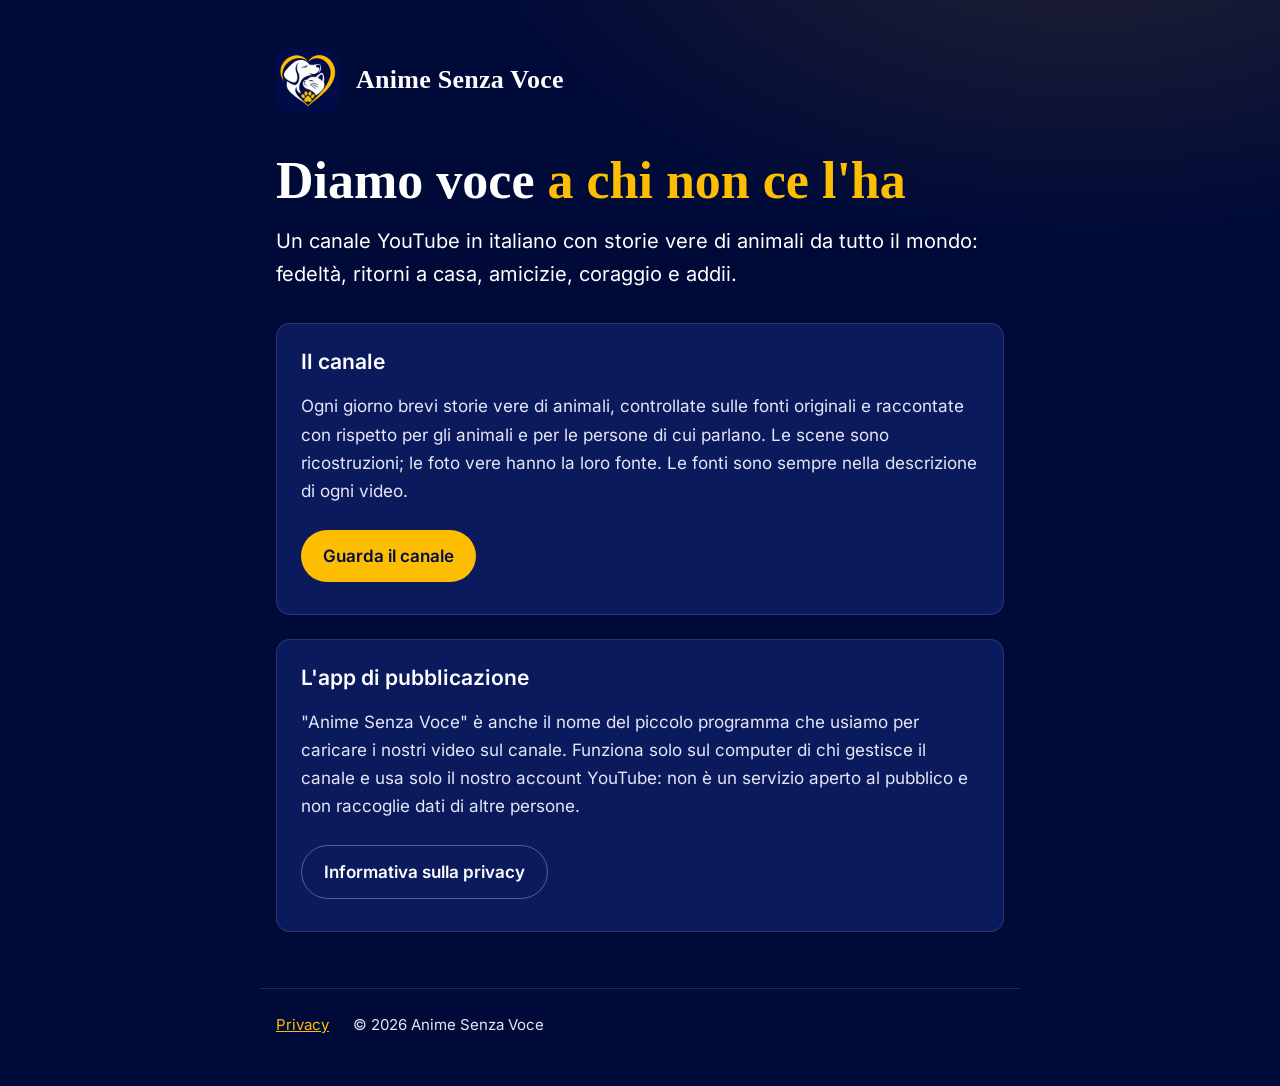
<file: index.html>
<!doctype html>
<html lang="it">
<head>
<meta charset="utf-8">
<meta name="viewport" content="width=device-width, initial-scale=1">
<title>Anime Senza Voce</title>
<meta name="description" content="Anime Senza Voce: storie vere di animali da tutto il mondo, raccontate in italiano.">
<link rel="icon" href="favicon.png" type="image/png">
<link rel="stylesheet" href="stile.css">
</head>
<body>
<main>
  <a class="testata" href="./"><img src="logo.png" alt=""><span>Anime Senza Voce</span></a>

  <h1>Diamo voce <em>a chi non ce l'ha</em></h1>
  <p class="sottotitolo">Un canale YouTube in italiano con storie vere di animali da tutto il mondo: fedeltà, ritorni a casa, amicizie, coraggio e addii.</p>

  <div class="carta">
    <h2>Il canale</h2>
    <p>Ogni giorno brevi storie vere di animali, controllate sulle fonti originali e raccontate con rispetto per gli animali e per le persone di cui parlano. Le scene sono ricostruzioni; le foto vere hanno la loro fonte. Le fonti sono sempre nella descrizione di ogni video.</p>
    <a class="bottone" href="https://www.youtube.com/@animesenzavoce">Guarda il canale</a>
  </div>

  <div class="carta">
    <h2>L'app di pubblicazione</h2>
    <p>"Anime Senza Voce" è anche il nome del piccolo programma che usiamo per caricare i nostri video sul canale. Funziona solo sul computer di chi gestisce il canale e usa solo il nostro account YouTube: non è un servizio aperto al pubblico e non raccoglie dati di altre persone.</p>
    <a class="bottone vuoto" href="privacy.html">Informativa sulla privacy</a>
  </div>
</main>
<footer>
  <a href="privacy.html">Privacy</a>
  <span>© 2026 Anime Senza Voce</span>
</footer>
</body>
</html>
</file>
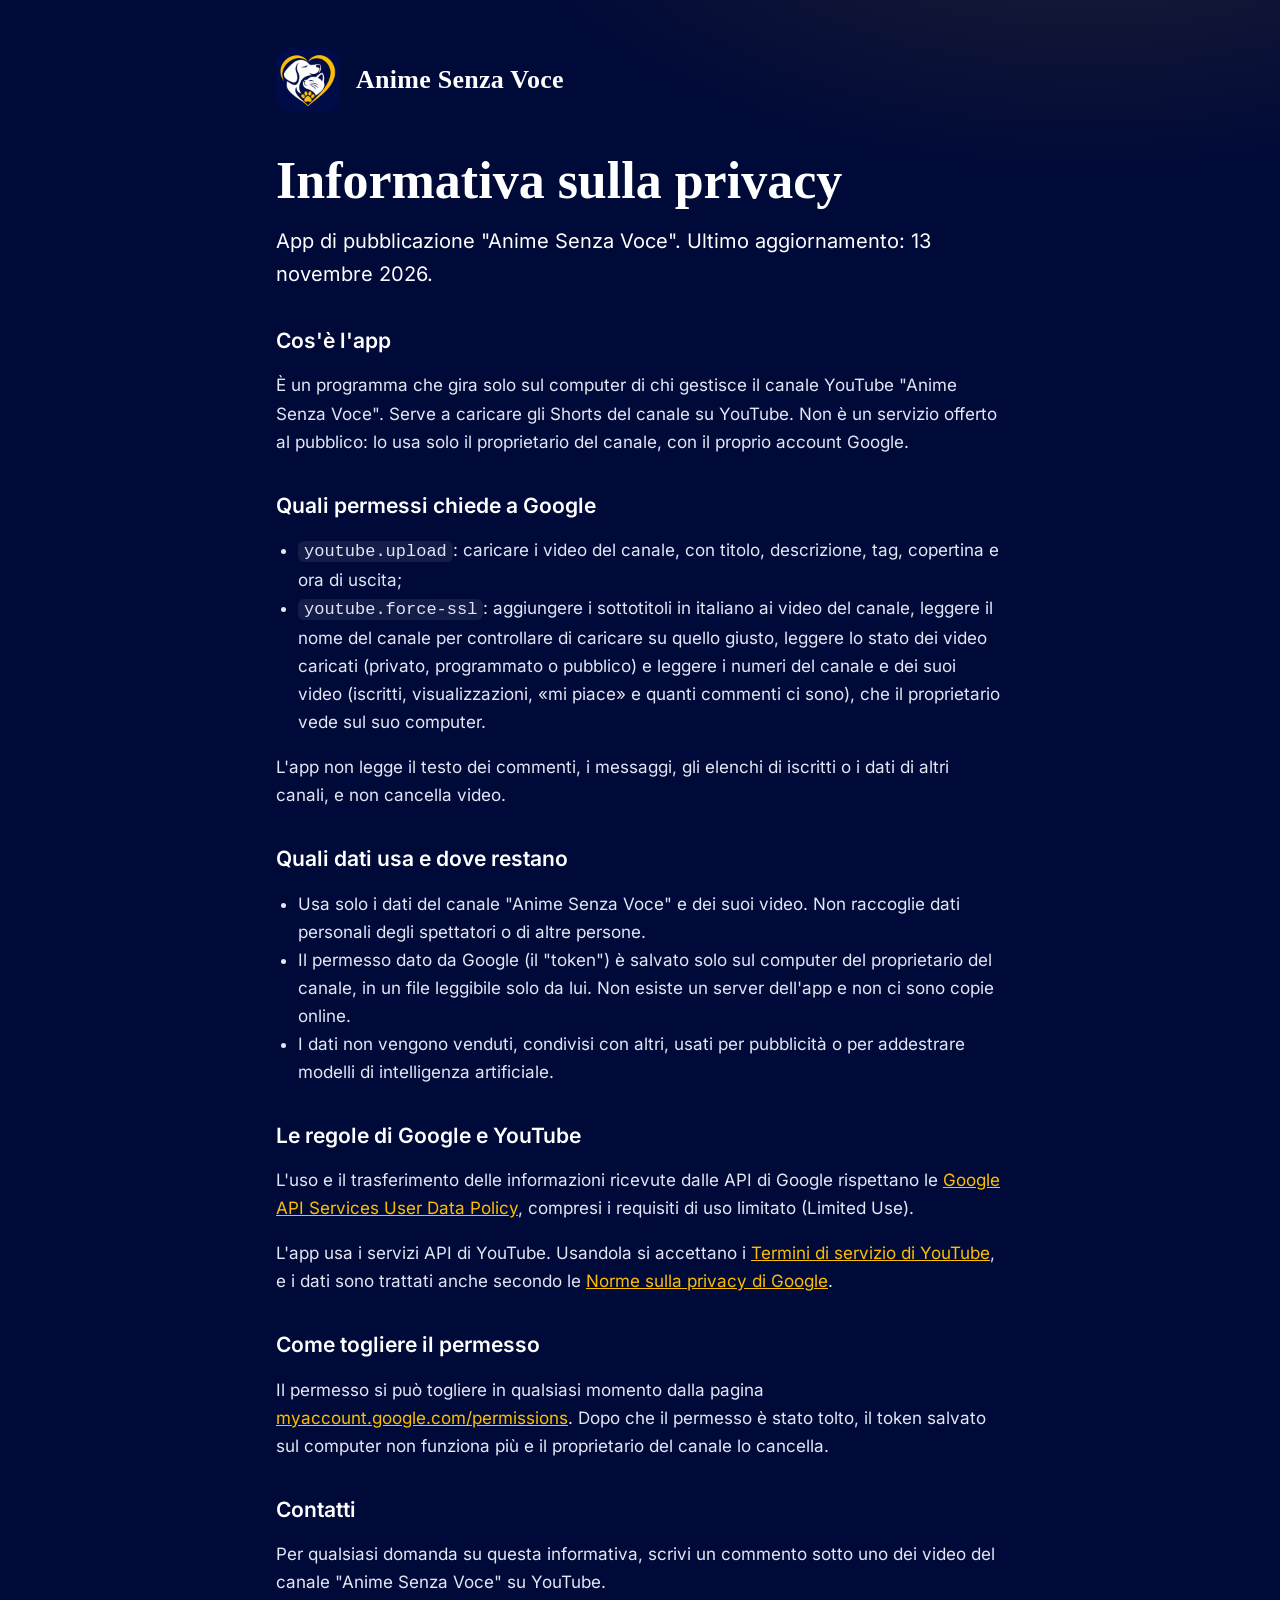
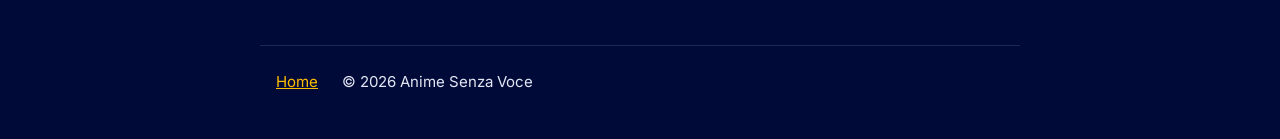
<file: privacy.html>
<!doctype html>
<html lang="it">
<head>
<meta charset="utf-8">
<meta name="viewport" content="width=device-width, initial-scale=1">
<title>Privacy · Anime Senza Voce</title>
<meta name="description" content="Informativa sulla privacy dell'app di pubblicazione Anime Senza Voce.">
<link rel="icon" href="favicon.png" type="image/png">
<link rel="stylesheet" href="stile.css">
</head>
<body>
<main>
  <a class="testata" href="./"><img src="logo.png" alt=""><span>Anime Senza Voce</span></a>

  <h1>Informativa sulla privacy</h1>
  <p class="sottotitolo">App di pubblicazione "Anime Senza Voce". Ultimo aggiornamento: 13 novembre 2026.</p>

  <h2>Cos'è l'app</h2>
  <p>È un programma che gira solo sul computer di chi gestisce il canale YouTube "Anime Senza Voce". Serve a caricare gli Shorts del canale su YouTube. Non è un servizio offerto al pubblico: lo usa solo il proprietario del canale, con il proprio account Google.</p>

  <h2>Quali permessi chiede a Google</h2>
  <ul>
    <li><code>youtube.upload</code>: caricare i video del canale, con titolo, descrizione, tag, copertina e ora di uscita;</li>
    <li><code>youtube.force-ssl</code>: aggiungere i sottotitoli in italiano ai video del canale, leggere il nome del canale per controllare di caricare su quello giusto, leggere lo stato dei video caricati (privato, programmato o pubblico) e leggere i numeri del canale e dei suoi video (iscritti, visualizzazioni, «mi piace» e quanti commenti ci sono), che il proprietario vede sul suo computer.</li>
  </ul>
  <p>L'app non legge il testo dei commenti, i messaggi, gli elenchi di iscritti o i dati di altri canali, e non cancella video.</p>

  <h2>Quali dati usa e dove restano</h2>
  <ul>
    <li>Usa solo i dati del canale "Anime Senza Voce" e dei suoi video. Non raccoglie dati personali degli spettatori o di altre persone.</li>
    <li>Il permesso dato da Google (il "token") è salvato solo sul computer del proprietario del canale, in un file leggibile solo da lui. Non esiste un server dell'app e non ci sono copie online.</li>
    <li>I dati non vengono venduti, condivisi con altri, usati per pubblicità o per addestrare modelli di intelligenza artificiale.</li>
  </ul>

  <h2>Le regole di Google e YouTube</h2>
  <p>L'uso e il trasferimento delle informazioni ricevute dalle API di Google rispettano le <a href="https://developers.google.com/terms/api-services-user-data-policy">Google API Services User Data Policy</a>, compresi i requisiti di uso limitato (Limited Use).</p>
  <p>L'app usa i servizi API di YouTube. Usandola si accettano i <a href="https://www.youtube.com/t/terms">Termini di servizio di YouTube</a>, e i dati sono trattati anche secondo le <a href="https://policies.google.com/privacy">Norme sulla privacy di Google</a>.</p>

  <h2>Come togliere il permesso</h2>
  <p>Il permesso si può togliere in qualsiasi momento dalla pagina <a href="https://myaccount.google.com/permissions">myaccount.google.com/permissions</a>. Dopo che il permesso è stato tolto, il token salvato sul computer non funziona più e il proprietario del canale lo cancella.</p>

  <h2>Contatti</h2>
  <p>Per qualsiasi domanda su questa informativa, scrivi un commento sotto uno dei video del canale "Anime Senza Voce" su YouTube.</p>
</main>
<footer>
  <a href="./">Home</a>
  <span>© 2026 Anime Senza Voce</span>
</footer>
</body>
</html>
</file>
<file: stile.css>
/* Il sito del canale: home page e privacy richieste da Google per l'app di pubblicazione. I colori del logo: blu notte, oro, bianco. */
@font-face { font-family: "Inter"; font-weight: 400; font-display: swap; src: url("font/inter-latin-400-normal.woff2") format("woff2"); }
@font-face { font-family: "Inter"; font-weight: 600; font-display: swap; src: url("font/inter-latin-600-normal.woff2") format("woff2"); }

:root {
  --sfondo: #000A38;
  --carta: #0B1A5C;
  --bordo: rgba(255, 255, 255, 0.12);
  --testo: #FFFFFF;
  --tenue: #E3E7F5;
  --oro: #FDBE02;
  color-scheme: dark;
}

* { box-sizing: border-box; }

body {
  margin: 0;
  background:
    radial-gradient(900px 500px at 85% -10%, rgba(253, 190, 2, 0.14), transparent 70%),
    var(--sfondo);
  color: var(--tenue);
  font: 400 17px/1.65 "Inter", system-ui, sans-serif;
  min-height: 100vh;
}

main { max-width: 760px; margin: 0 auto; padding: 48px 16px 32px; }

a { color: var(--oro); }

.testata { display: flex; align-items: center; gap: 16px; text-decoration: none; margin-bottom: 40px; }
.testata img { width: 64px; height: 64px; border-radius: 14px; }
.testata span { font: 600 26px/1.1 Georgia, "Times New Roman", serif; color: var(--testo); letter-spacing: 0.01em; }

h1 { font: 600 clamp(34px, 7vw, 52px)/1.1 Georgia, "Times New Roman", serif; color: var(--testo); margin: 0 0 16px; }
h1 em { font-style: normal; color: var(--oro); }

h2 { font: 600 21px/1.3 "Inter", sans-serif; color: var(--testo); margin: 36px 0 8px; }

.sottotitolo { font-size: 20px; color: var(--testo); margin: 0 0 32px; }

.carta { background: var(--carta); border: 1px solid var(--bordo); border-radius: 14px; padding: 24px; margin: 24px 0; }
.carta h2 { margin-top: 0; }

.bottone {
  display: inline-block;
  background: var(--oro);
  color: #010C47;
  font-weight: 600;
  text-decoration: none;
  padding: 12px 22px;
  border-radius: 999px;
  margin: 8px 12px 8px 0;
}
.bottone.vuoto { background: none; color: var(--testo); border: 1px solid rgba(255, 255, 255, 0.3); }

ul { padding-left: 22px; }
code { background: rgba(255, 255, 255, 0.08); padding: 1px 6px; border-radius: 6px; }

footer { max-width: 760px; margin: 0 auto; padding: 24px 16px 48px; display: flex; gap: 24px; flex-wrap: wrap; color: var(--tenue); font-size: 15px; border-top: 1px solid var(--bordo); }
</file>
